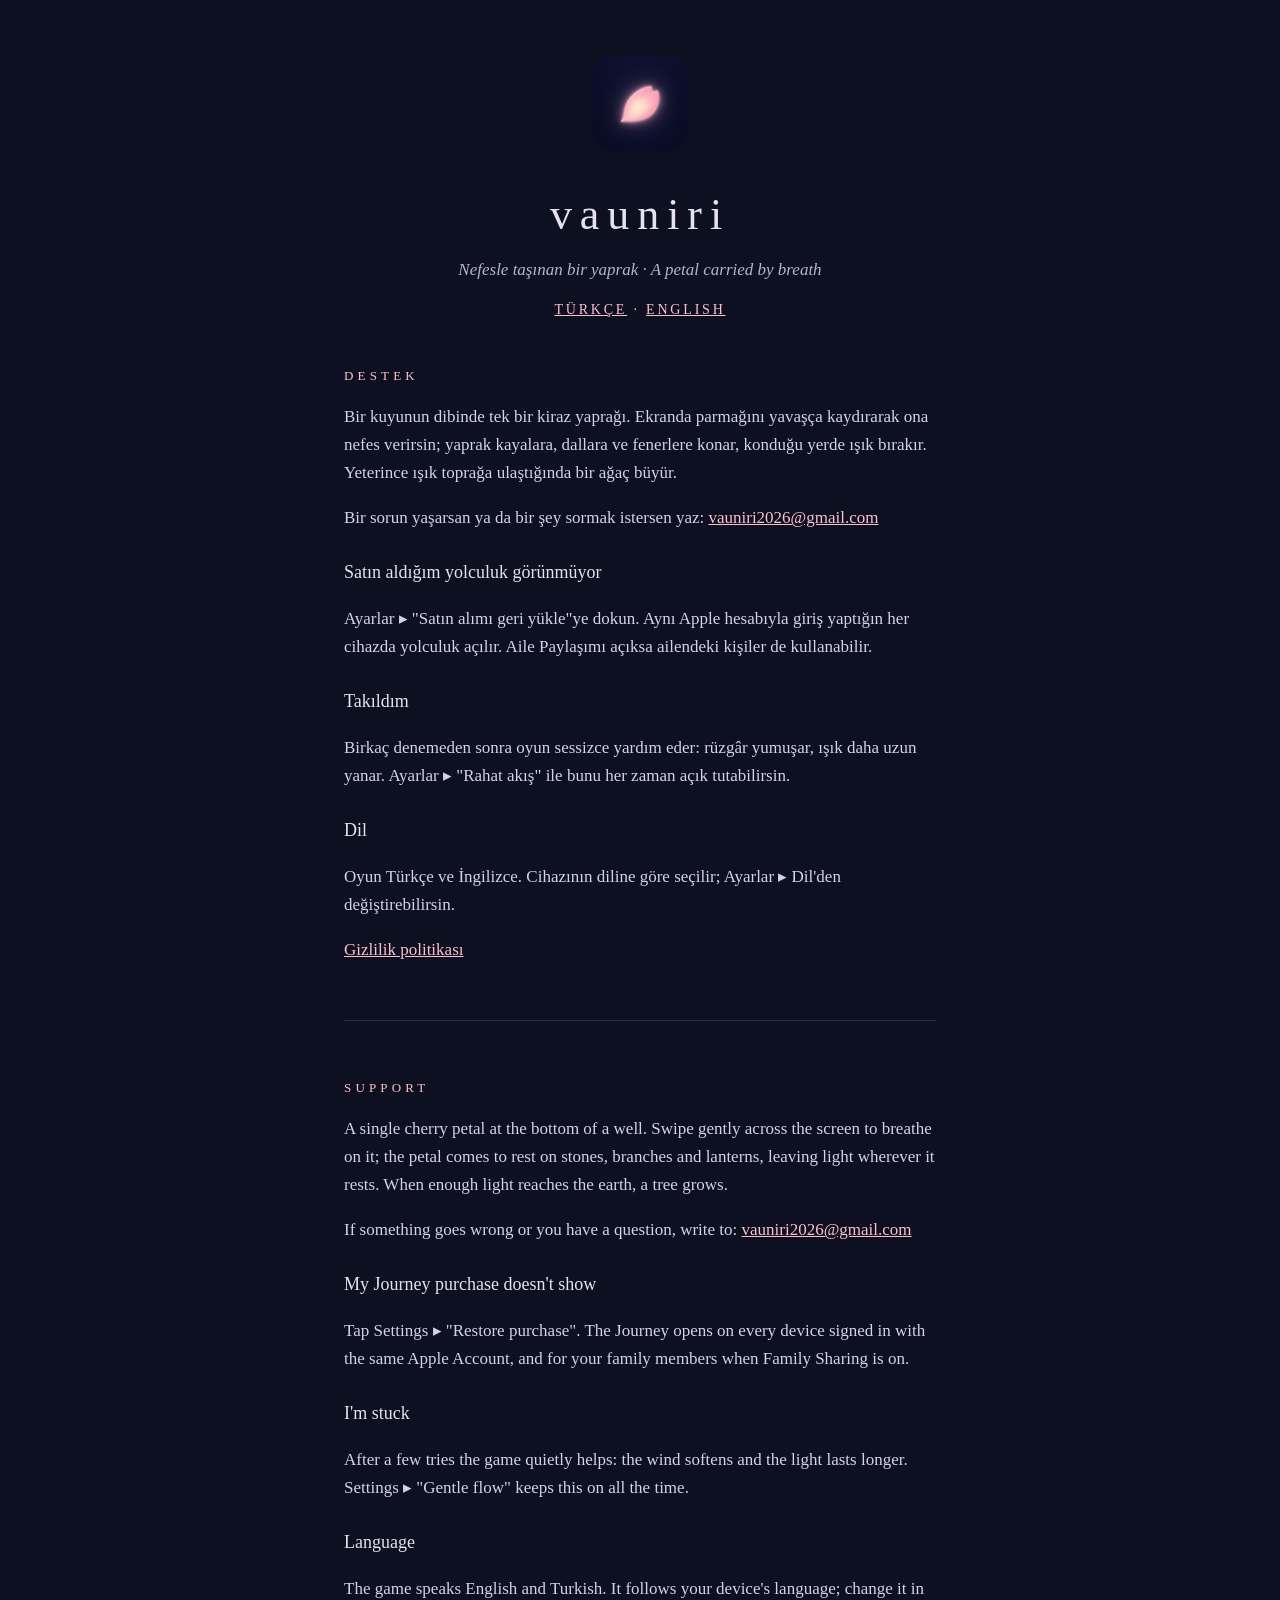
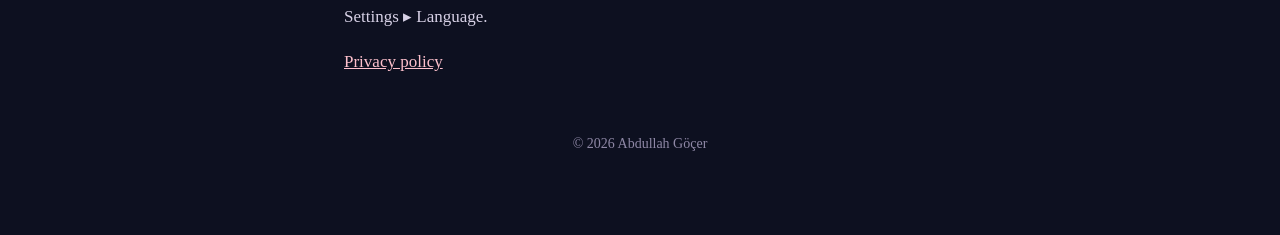
<file: index.html>
<!DOCTYPE html>
<html lang="tr">
<head>
<meta charset="utf-8">
<meta name="viewport" content="width=device-width, initial-scale=1">
<title>Vauniri · Destek / Support</title>
<link rel="icon" href="icon.png">
<link rel="stylesheet" href="style.css">
</head>
<body>
<main>
<header>
  <img src="icon.png" alt="Vauniri">
  <h1>vauniri</h1>
  <p class="sub">Nefesle taşınan bir yaprak · A petal carried by breath</p>
  <p class="lang"><a href="#tr">TÜRKÇE</a> · <a href="#en">ENGLISH</a></p>
</header>

<section id="tr" lang="tr">
<h2>Destek</h2>
<p>Bir kuyunun dibinde tek bir kiraz yaprağı. Ekranda parmağını yavaşça kaydırarak ona nefes verirsin; yaprak kayalara, dallara ve fenerlere konar, konduğu yerde ışık bırakır. Yeterince ışık toprağa ulaştığında bir ağaç büyür.</p>
<p>Bir sorun yaşarsan ya da bir şey sormak istersen yaz: <a href="mailto:vauniri2026@gmail.com">vauniri2026@gmail.com</a></p>

<h3>Satın aldığım yolculuk görünmüyor</h3>
<p>Ayarlar ▸ "Satın alımı geri yükle"ye dokun. Aynı Apple hesabıyla giriş yaptığın her cihazda yolculuk açılır. Aile Paylaşımı açıksa ailendeki kişiler de kullanabilir.</p>

<h3>Takıldım</h3>
<p>Birkaç denemeden sonra oyun sessizce yardım eder: rüzgâr yumuşar, ışık daha uzun yanar. Ayarlar ▸ "Rahat akış" ile bunu her zaman açık tutabilirsin.</p>

<h3>Dil</h3>
<p>Oyun Türkçe ve İngilizce. Cihazının diline göre seçilir; Ayarlar ▸ Dil'den değiştirebilirsin.</p>

<p><a href="privacy.html">Gizlilik politikası</a></p>
</section>

<hr>

<section id="en" lang="en">
<h2>Support</h2>
<p>A single cherry petal at the bottom of a well. Swipe gently across the screen to breathe on it; the petal comes to rest on stones, branches and lanterns, leaving light wherever it rests. When enough light reaches the earth, a tree grows.</p>
<p>If something goes wrong or you have a question, write to: <a href="mailto:vauniri2026@gmail.com">vauniri2026@gmail.com</a></p>

<h3>My Journey purchase doesn't show</h3>
<p>Tap Settings ▸ "Restore purchase". The Journey opens on every device signed in with the same Apple Account, and for your family members when Family Sharing is on.</p>

<h3>I'm stuck</h3>
<p>After a few tries the game quietly helps: the wind softens and the light lasts longer. Settings ▸ "Gentle flow" keeps this on all the time.</p>

<h3>Language</h3>
<p>The game speaks English and Turkish. It follows your device's language; change it in Settings ▸ Language.</p>

<p><a href="privacy.html#en">Privacy policy</a></p>
</section>

<footer>© 2026 Abdullah Göçer</footer>
</main>
</body>
</html>
</file>
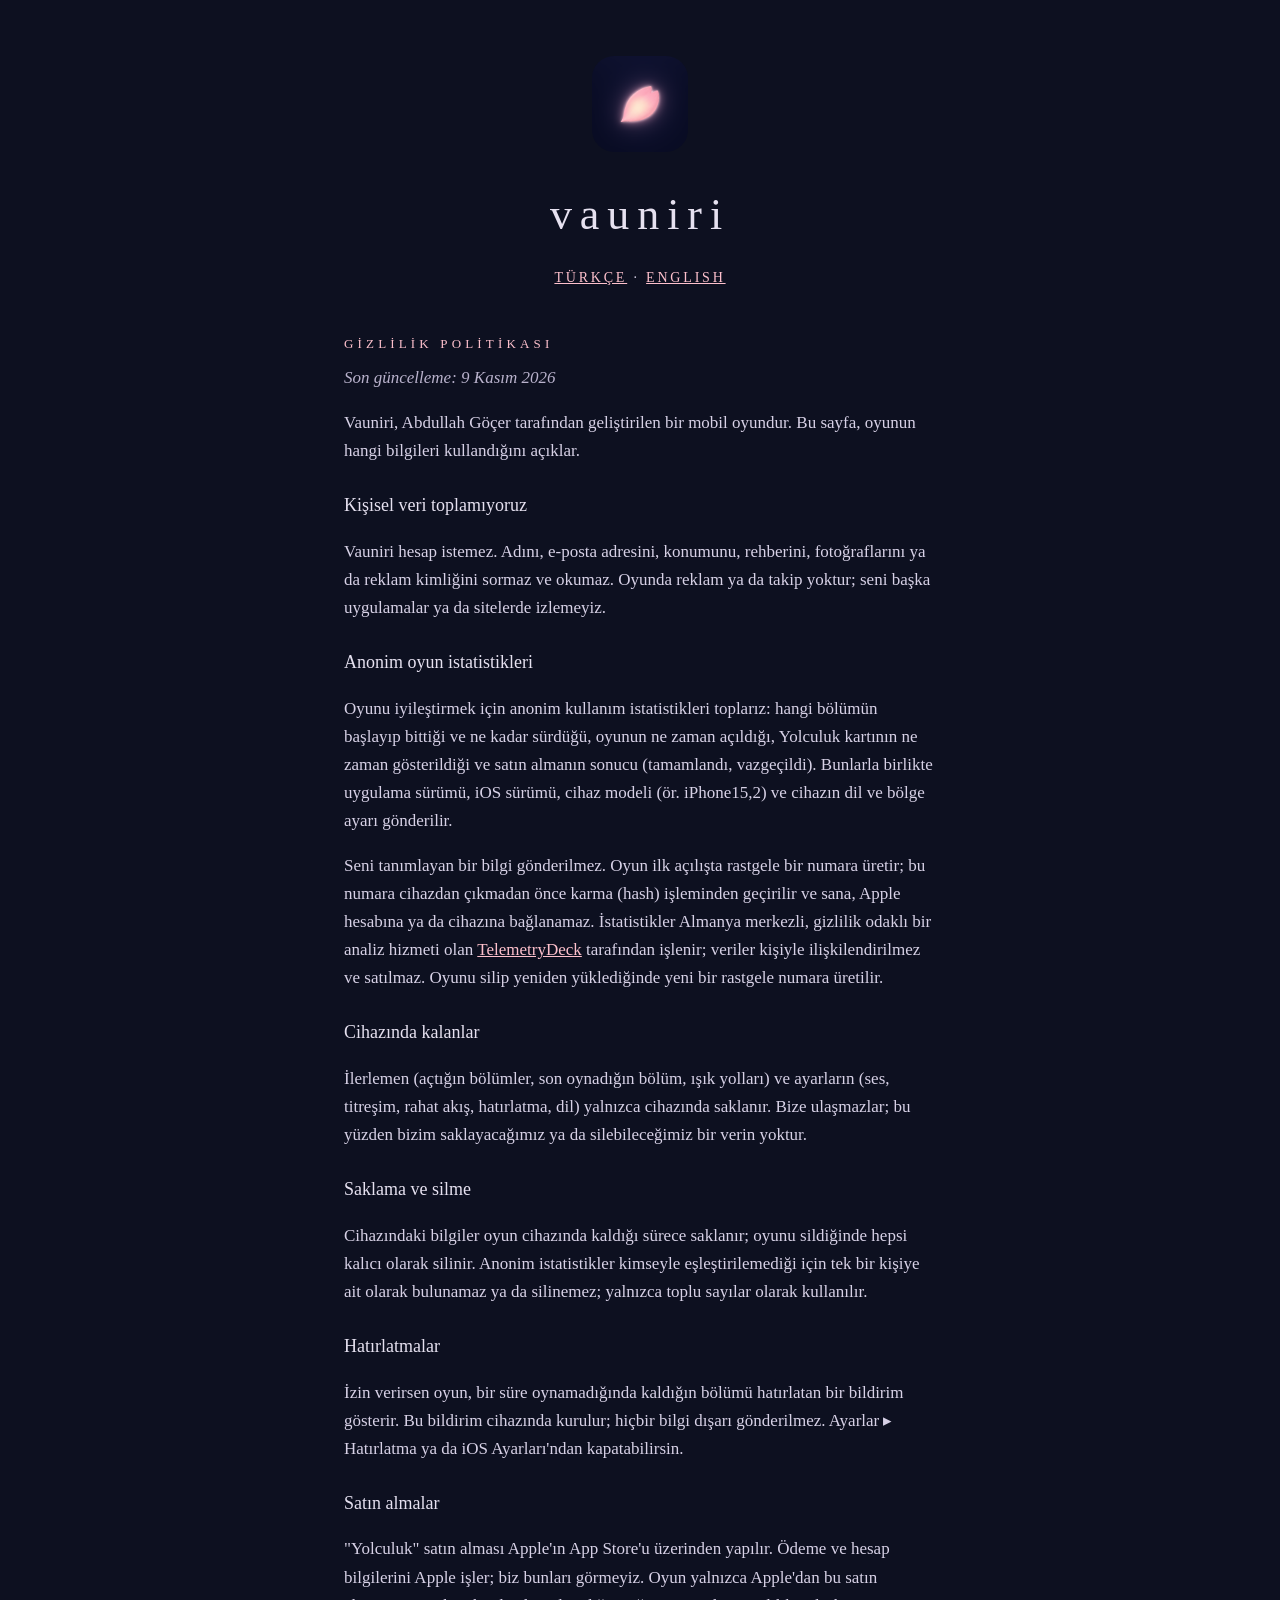
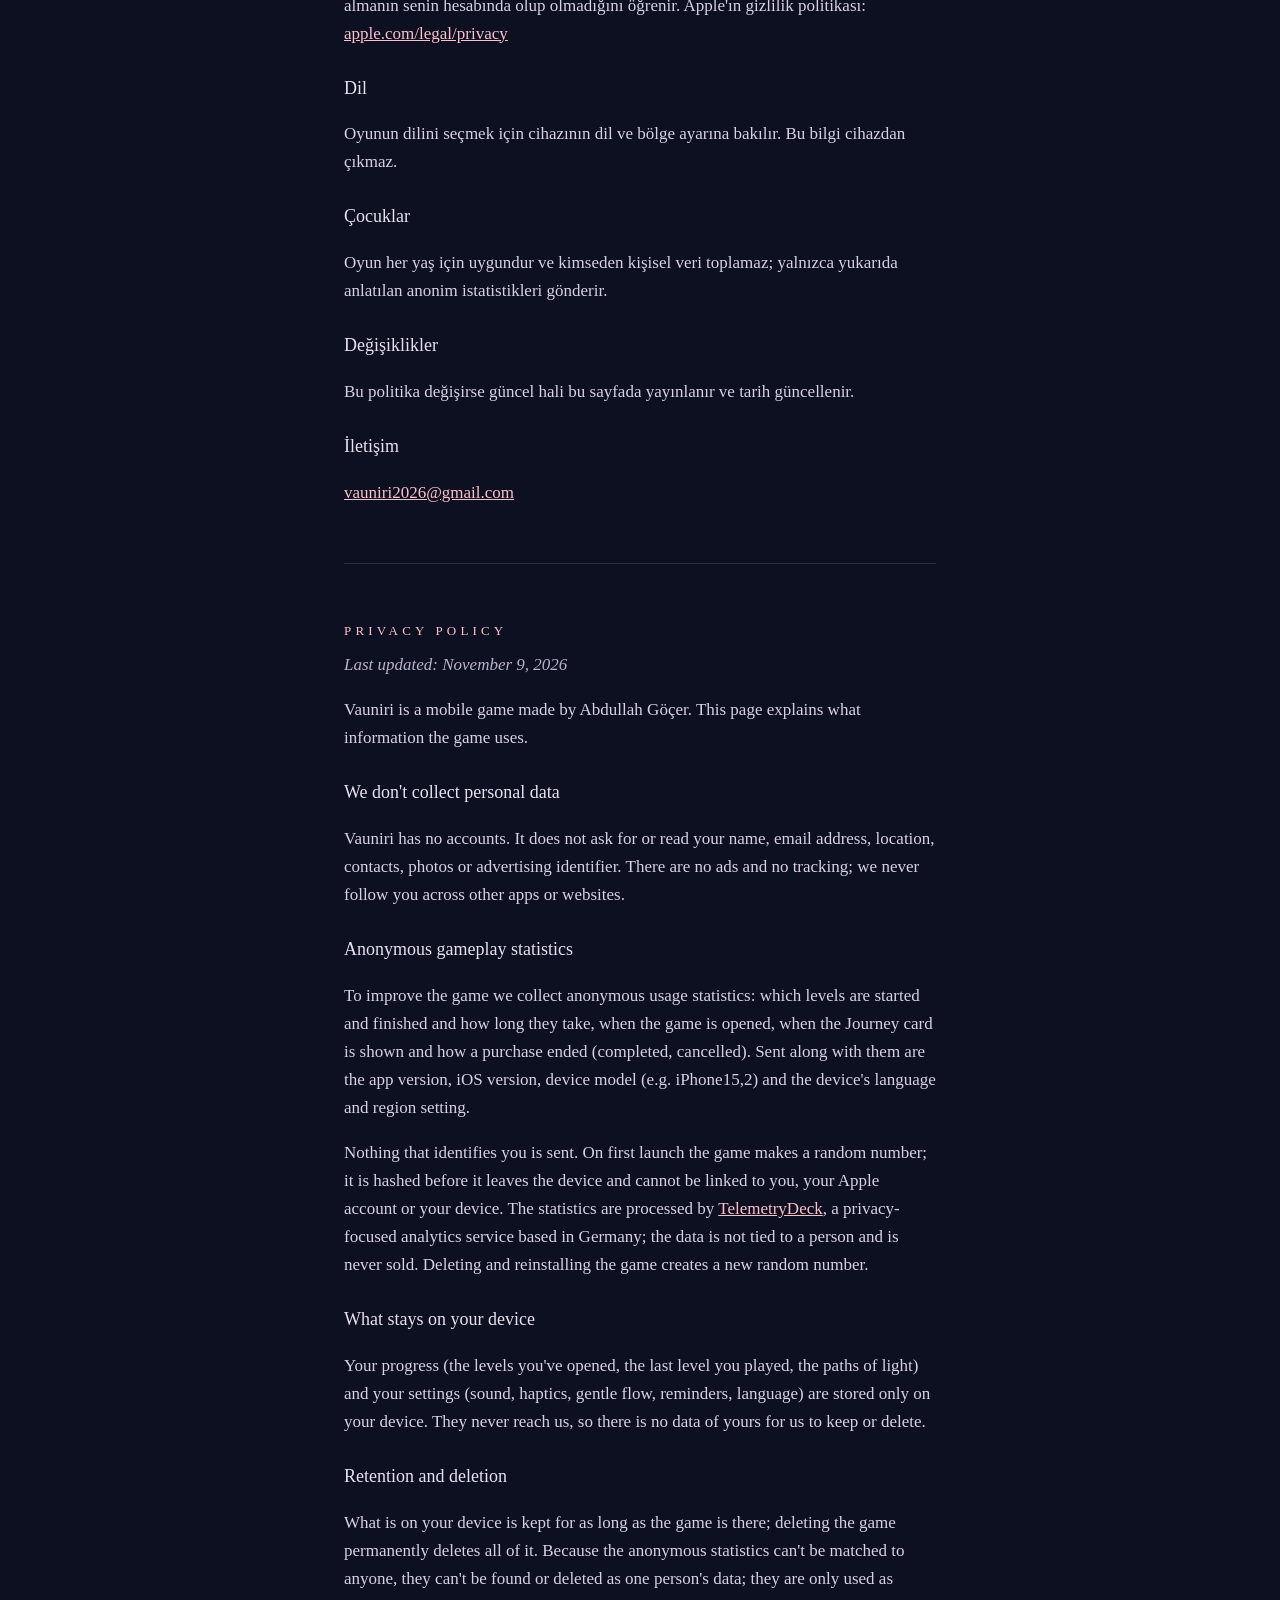
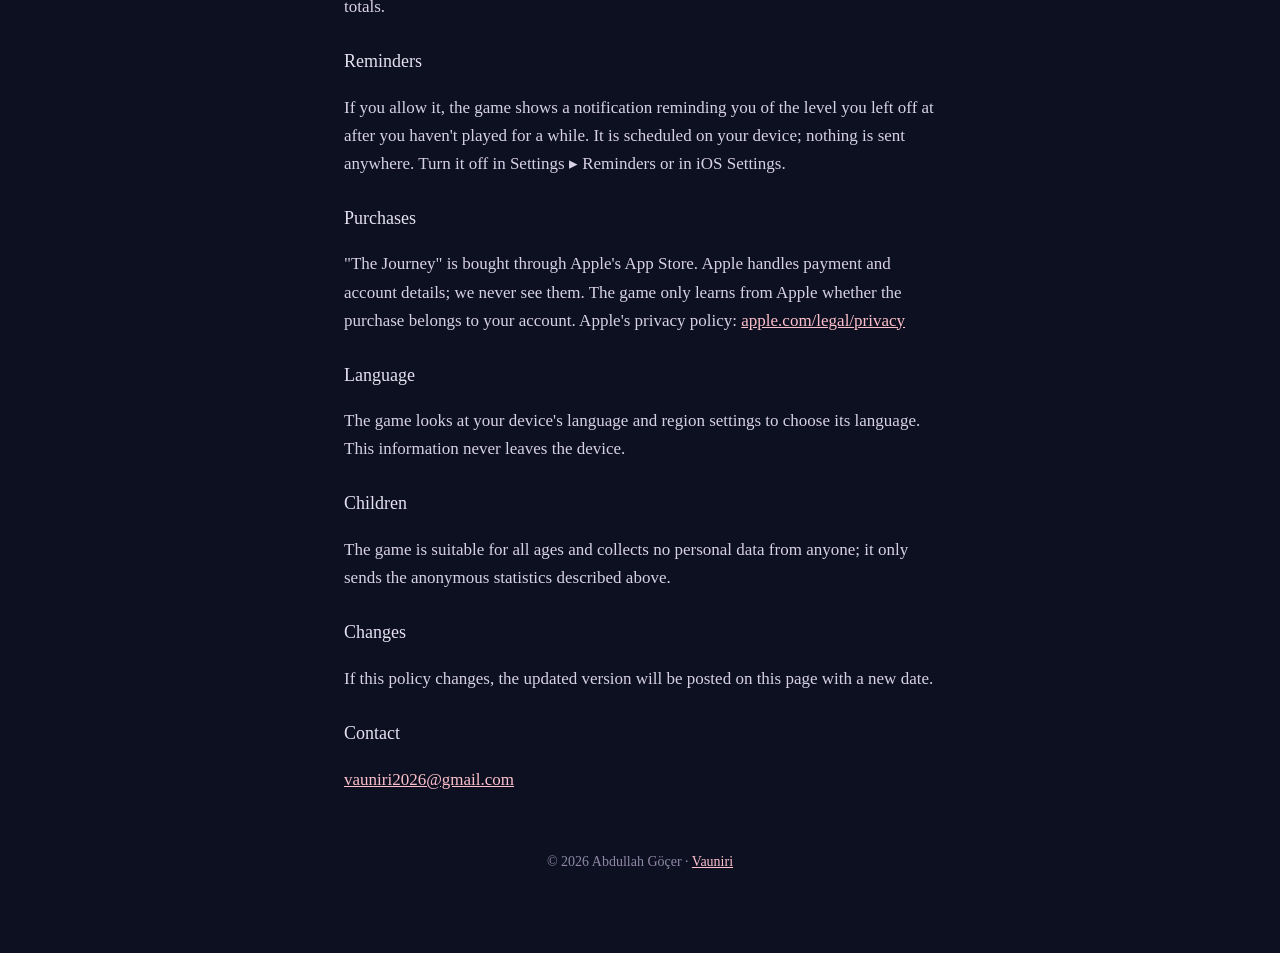
<file: privacy.html>
<!DOCTYPE html>
<html lang="tr">
<head>
<meta charset="utf-8">
<meta name="viewport" content="width=device-width, initial-scale=1">
<title>Vauniri · Gizlilik Politikası / Privacy Policy</title>
<link rel="icon" href="icon.png">
<link rel="stylesheet" href="style.css">
</head>
<body>
<main>
<header>
  <a href="./"><img src="icon.png" alt="Vauniri"></a>
  <h1>vauniri</h1>
  <p class="lang"><a href="#tr">TÜRKÇE</a> · <a href="#en">ENGLISH</a></p>
</header>

<section id="tr" lang="tr">
<h2>Gizlilik Politikası</h2>
<p class="sub">Son güncelleme: 9 Kasım 2026</p>
<p>Vauniri, Abdullah Göçer tarafından geliştirilen bir mobil oyundur. Bu sayfa, oyunun hangi bilgileri kullandığını açıklar.</p>

<h3>Kişisel veri toplamıyoruz</h3>
<p>Vauniri hesap istemez. Adını, e-posta adresini, konumunu, rehberini, fotoğraflarını ya da reklam kimliğini sormaz ve okumaz. Oyunda reklam ya da takip yoktur; seni başka uygulamalar ya da sitelerde izlemeyiz.</p>
<h3>Anonim oyun istatistikleri</h3>
<p>Oyunu iyileştirmek için anonim kullanım istatistikleri toplarız: hangi bölümün başlayıp bittiği ve ne kadar sürdüğü, oyunun ne zaman açıldığı, Yolculuk kartının ne zaman gösterildiği ve satın almanın sonucu (tamamlandı, vazgeçildi). Bunlarla birlikte uygulama sürümü, iOS sürümü, cihaz modeli (ör. iPhone15,2) ve cihazın dil ve bölge ayarı gönderilir.</p>
<p>Seni tanımlayan bir bilgi gönderilmez. Oyun ilk açılışta rastgele bir numara üretir; bu numara cihazdan çıkmadan önce karma (hash) işleminden geçirilir ve sana, Apple hesabına ya da cihazına bağlanamaz. İstatistikler Almanya merkezli, gizlilik odaklı bir analiz hizmeti olan <a href="https://telemetrydeck.com/privacy/">TelemetryDeck</a> tarafından işlenir; veriler kişiyle ilişkilendirilmez ve satılmaz. Oyunu silip yeniden yüklediğinde yeni bir rastgele numara üretilir.</p>

<h3>Cihazında kalanlar</h3>
<p>İlerlemen (açtığın bölümler, son oynadığın bölüm, ışık yolları) ve ayarların (ses, titreşim, rahat akış, hatırlatma, dil) yalnızca cihazında saklanır. Bize ulaşmazlar; bu yüzden bizim saklayacağımız ya da silebileceğimiz bir verin yoktur.</p>

<h3>Saklama ve silme</h3>
<p>Cihazındaki bilgiler oyun cihazında kaldığı sürece saklanır; oyunu sildiğinde hepsi kalıcı olarak silinir. Anonim istatistikler kimseyle eşleştirilemediği için tek bir kişiye ait olarak bulunamaz ya da silinemez; yalnızca toplu sayılar olarak kullanılır.</p>

<h3>Hatırlatmalar</h3>
<p>İzin verirsen oyun, bir süre oynamadığında kaldığın bölümü hatırlatan bir bildirim gösterir. Bu bildirim cihazında kurulur; hiçbir bilgi dışarı gönderilmez. Ayarlar ▸ Hatırlatma ya da iOS Ayarları'ndan kapatabilirsin.</p>

<h3>Satın almalar</h3>
<p>"Yolculuk" satın alması Apple'ın App Store'u üzerinden yapılır. Ödeme ve hesap bilgilerini Apple işler; biz bunları görmeyiz. Oyun yalnızca Apple'dan bu satın almanın senin hesabında olup olmadığını öğrenir. Apple'ın gizlilik politikası: <a href="https://www.apple.com/legal/privacy/">apple.com/legal/privacy</a></p>

<h3>Dil</h3>
<p>Oyunun dilini seçmek için cihazının dil ve bölge ayarına bakılır. Bu bilgi cihazdan çıkmaz.</p>

<h3>Çocuklar</h3>
<p>Oyun her yaş için uygundur ve kimseden kişisel veri toplamaz; yalnızca yukarıda anlatılan anonim istatistikleri gönderir.</p>

<h3>Değişiklikler</h3>
<p>Bu politika değişirse güncel hali bu sayfada yayınlanır ve tarih güncellenir.</p>

<h3>İletişim</h3>
<p><a href="mailto:vauniri2026@gmail.com">vauniri2026@gmail.com</a></p>
</section>

<hr>

<section id="en" lang="en">
<h2>Privacy Policy</h2>
<p class="sub">Last updated: November 9, 2026</p>
<p>Vauniri is a mobile game made by Abdullah Göçer. This page explains what information the game uses.</p>

<h3>We don't collect personal data</h3>
<p>Vauniri has no accounts. It does not ask for or read your name, email address, location, contacts, photos or advertising identifier. There are no ads and no tracking; we never follow you across other apps or websites.</p>
<h3>Anonymous gameplay statistics</h3>
<p>To improve the game we collect anonymous usage statistics: which levels are started and finished and how long they take, when the game is opened, when the Journey card is shown and how a purchase ended (completed, cancelled). Sent along with them are the app version, iOS version, device model (e.g. iPhone15,2) and the device's language and region setting.</p>
<p>Nothing that identifies you is sent. On first launch the game makes a random number; it is hashed before it leaves the device and cannot be linked to you, your Apple account or your device. The statistics are processed by <a href="https://telemetrydeck.com/privacy/">TelemetryDeck</a>, a privacy-focused analytics service based in Germany; the data is not tied to a person and is never sold. Deleting and reinstalling the game creates a new random number.</p>

<h3>What stays on your device</h3>
<p>Your progress (the levels you've opened, the last level you played, the paths of light) and your settings (sound, haptics, gentle flow, reminders, language) are stored only on your device. They never reach us, so there is no data of yours for us to keep or delete.</p>

<h3>Retention and deletion</h3>
<p>What is on your device is kept for as long as the game is there; deleting the game permanently deletes all of it. Because the anonymous statistics can't be matched to anyone, they can't be found or deleted as one person's data; they are only used as totals.</p>

<h3>Reminders</h3>
<p>If you allow it, the game shows a notification reminding you of the level you left off at after you haven't played for a while. It is scheduled on your device; nothing is sent anywhere. Turn it off in Settings ▸ Reminders or in iOS Settings.</p>

<h3>Purchases</h3>
<p>"The Journey" is bought through Apple's App Store. Apple handles payment and account details; we never see them. The game only learns from Apple whether the purchase belongs to your account. Apple's privacy policy: <a href="https://www.apple.com/legal/privacy/">apple.com/legal/privacy</a></p>

<h3>Language</h3>
<p>The game looks at your device's language and region settings to choose its language. This information never leaves the device.</p>

<h3>Children</h3>
<p>The game is suitable for all ages and collects no personal data from anyone; it only sends the anonymous statistics described above.</p>

<h3>Changes</h3>
<p>If this policy changes, the updated version will be posted on this page with a new date.</p>

<h3>Contact</h3>
<p><a href="mailto:vauniri2026@gmail.com">vauniri2026@gmail.com</a></p>
</section>

<footer>© 2026 Abdullah Göçer · <a href="./">Vauniri</a></footer>
</main>
</body>
</html>
</file>
<file: style.css>
:root { color-scheme: dark; }
* { box-sizing: border-box; }
body {
  margin: 0; background: #0d1020; color: #e6e1f0;
  font: 17px/1.65 "Cormorant Garamond", Georgia, "Times New Roman", serif;
}
main { max-width: 640px; margin: 0 auto; padding: 56px 24px 80px; }
header { text-align: center; margin-bottom: 40px; }
header img { width: 96px; height: 96px; border-radius: 22px; }
h1 { font-weight: 300; font-size: 44px; letter-spacing: .18em; margin: 18px 0 4px; }
h2 { font-weight: 400; font-size: 13px; letter-spacing: .32em; text-transform: uppercase; color: #fdc0cc; margin: 44px 0 10px; }
h3 { font-weight: 500; font-size: 18px; margin: 26px 0 4px; }
p, li { color: #d7d1e6; }
.sub { font-style: italic; color: #b9b2cc; margin: 0; }
.lang { text-align: center; font-size: 14px; letter-spacing: .2em; margin-bottom: 8px; }
a { color: #fdc0cc; }
hr { border: 0; border-top: 1px solid rgba(230, 225, 240, .14); margin: 56px 0; }
footer { text-align: center; font-size: 14px; color: #8f88a6; margin-top: 56px; }
</file>
